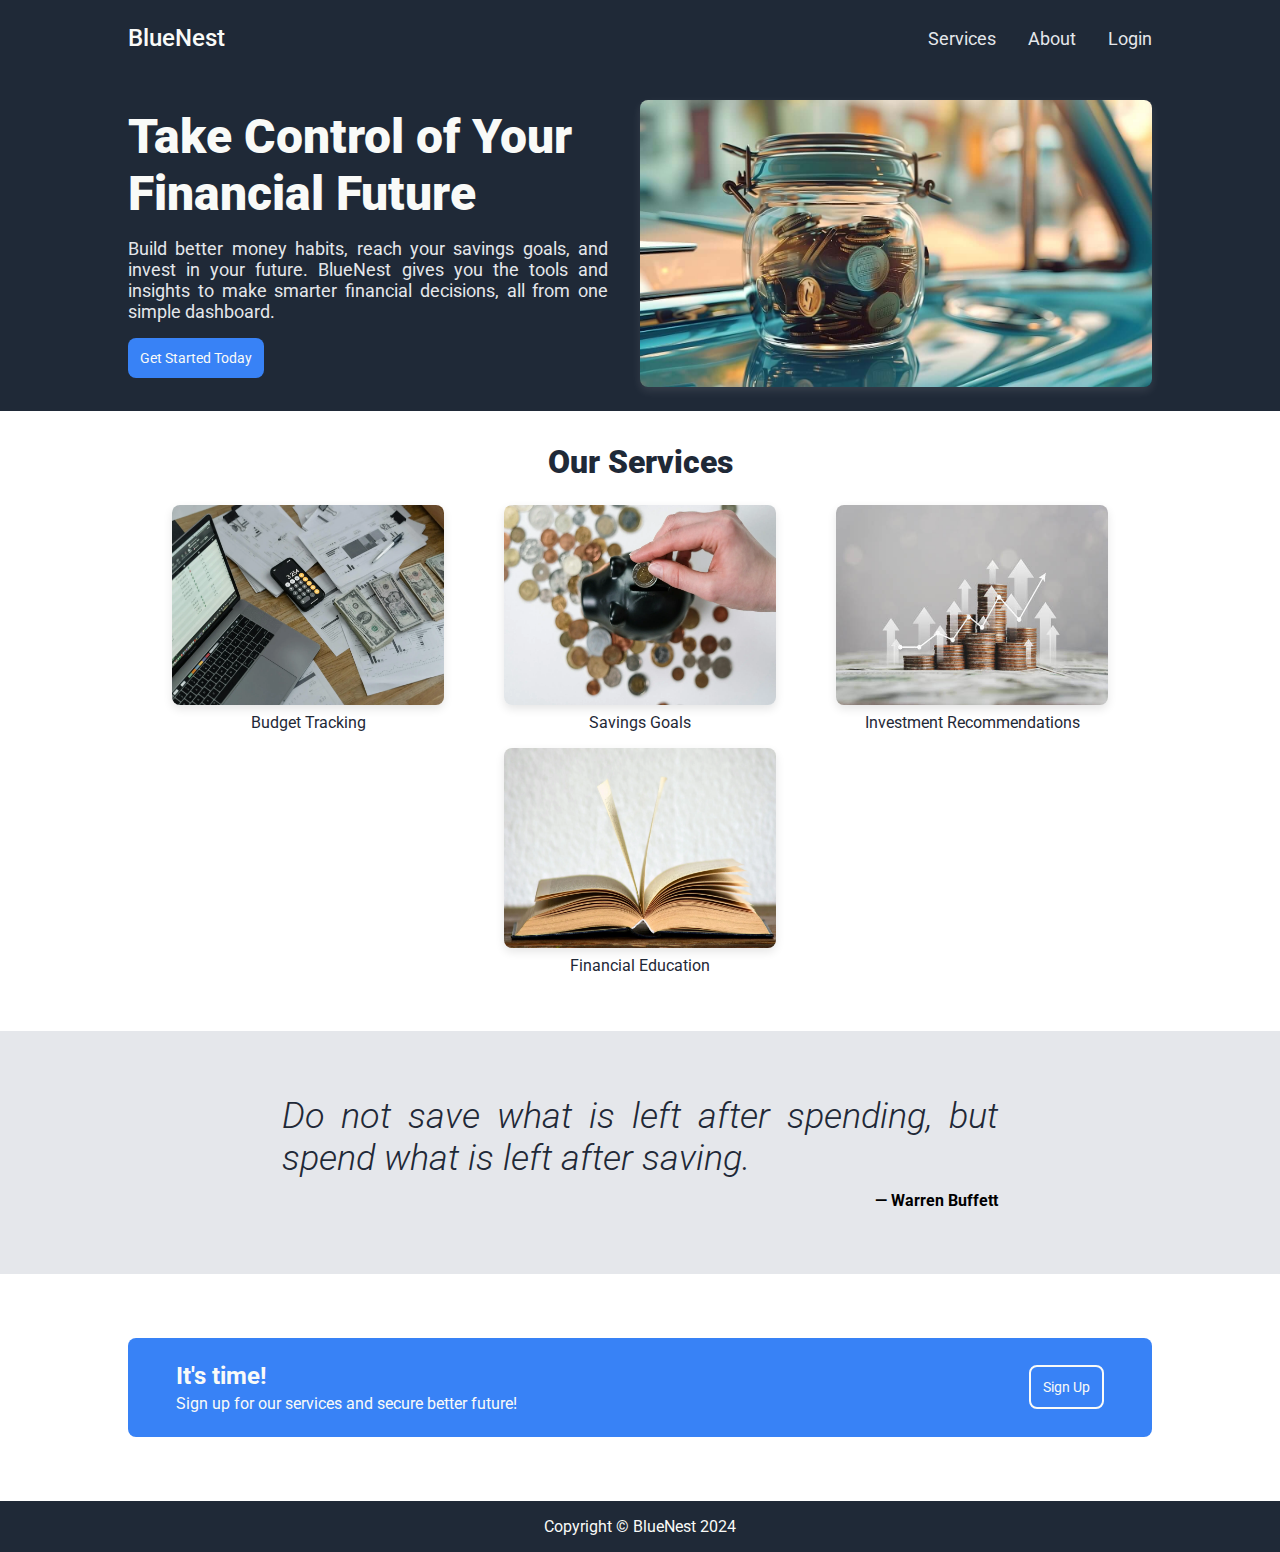
<file: index.html>
<!DOCTYPE html>
<html lang="en">

<head>
  <meta charset="UTF-8">
  <meta name="viewport" content="width=device-width, initial-scale=1.0">
  <link rel="preconnect" href="https://fonts.googleapis.com">
  <link rel="preconnect" href="https://fonts.gstatic.com" crossorigin>
  <link
    href="https://fonts.googleapis.com/css2?family=Roboto:ital,wght@0,100;0,300;0,400;0,500;0,700;0,900;1,100;1,300;1,400;1,500;1,700;1,900&display=swap"
    rel="stylesheet">
  <link rel="stylesheet" href="./styles/main.css">
  <link rel="stylesheet" href="./styles/pages/home.css">
  <link rel="stylesheet" href="./styles/cta.css">
  <link rel="stylesheet" href="./styles/header.css">
  <title>BlueNest</title>
</head>

<body>
  <header>
    <a href="./index.html" class="logo">BlueNest</a>

    <input type="checkbox" id="menu-toggle">
    <label for="menu-toggle" class="menu-icon">
      <div class="first-line"></div>
      <div class="second-line"></div>
      <div class="third-line"></div>
    </label>

    <nav class="main-nav">
      <ul>
        <li><a href="./pages/services.html" class="nav-link">Services</a></li>
        <li><a href="./pages/about.html" class="nav-link">About</a></li>
        <li><a href="./pages/login.html" class="nav-link">Login</a></li>
      </ul>
    </nav>
  </header>

  <main>
    <section class="hero-section">
      <div>
        <h1 class="hero-title">Take Control of Your Financial Future</h1>
        <p class="hero-text">Build better money habits, reach your savings goals, and invest in your future. BlueNest
          gives you the tools and insights to make smarter financial decisions, all from one simple dashboard.</p>
        <a href="./pages/signup.html"><button class="btn-primary">Get Started Today</button></a>
      </div>

      <img src="./images/money-jar.jpg" alt="Money jar" class="hero-image">
    </section>

    <section class="services-section">
      <h2 class="heading-secondary">Our Services</h2>
      <div class="services-list">
        <a href="./pages/services.html#budget-tracking">
          <figure class="service">
            <img src="./images/budget-tracking.webp" alt="Budget tracking" />
            <figcaption>Budget Tracking</figcaption>
          </figure>
        </a>

        <a href="./pages/services.html#savings-goals">
          <figure class="service">
            <img src="./images/savings.webp" alt="Savings" />
            <figcaption>Savings Goals</figcaption>
          </figure>
        </a>

        <a href="./pages/services.html#investment-recommendations">
          <figure class="service">
            <img src="./images/investments.jpg" alt="Investment recommendations" />
            <figcaption>Investment Recommendations</figcaption>
          </figure>
        </a>

        <a href="./pages/services.html#financial-education">
          <figure class="service">
            <img src="./images/financial-education.webp" alt="Financial education" />
            <figcaption>Financial Education</figcaption>
          </figure>
        </a>
      </div>
    </section>

    <section class="quote-section">
      <figure class="quote">
        <blockquote class="quote-text">
          Do not save what is left after spending, but spend what is left after saving.
        </blockquote>
        <figcaption class="quote-author">— Warren Buffett</figcaption>
      </figure>
    </section>

    <section class="cta-section">
      <div class="cta-container">
        <div class="cta-text-container">
          <h2>It's time!</h2>
          <p>Sign up for our services and secure better future!</p>
        </div>

        <a href="./pages/signup.html"><button class="btn-primary cta-button">Sign Up</button></a>
      </div>
    </section>
  </main>

  <footer>
    <p>Copyright &copy; BlueNest 2024</p>
  </footer>
</body>

</html>
</file>
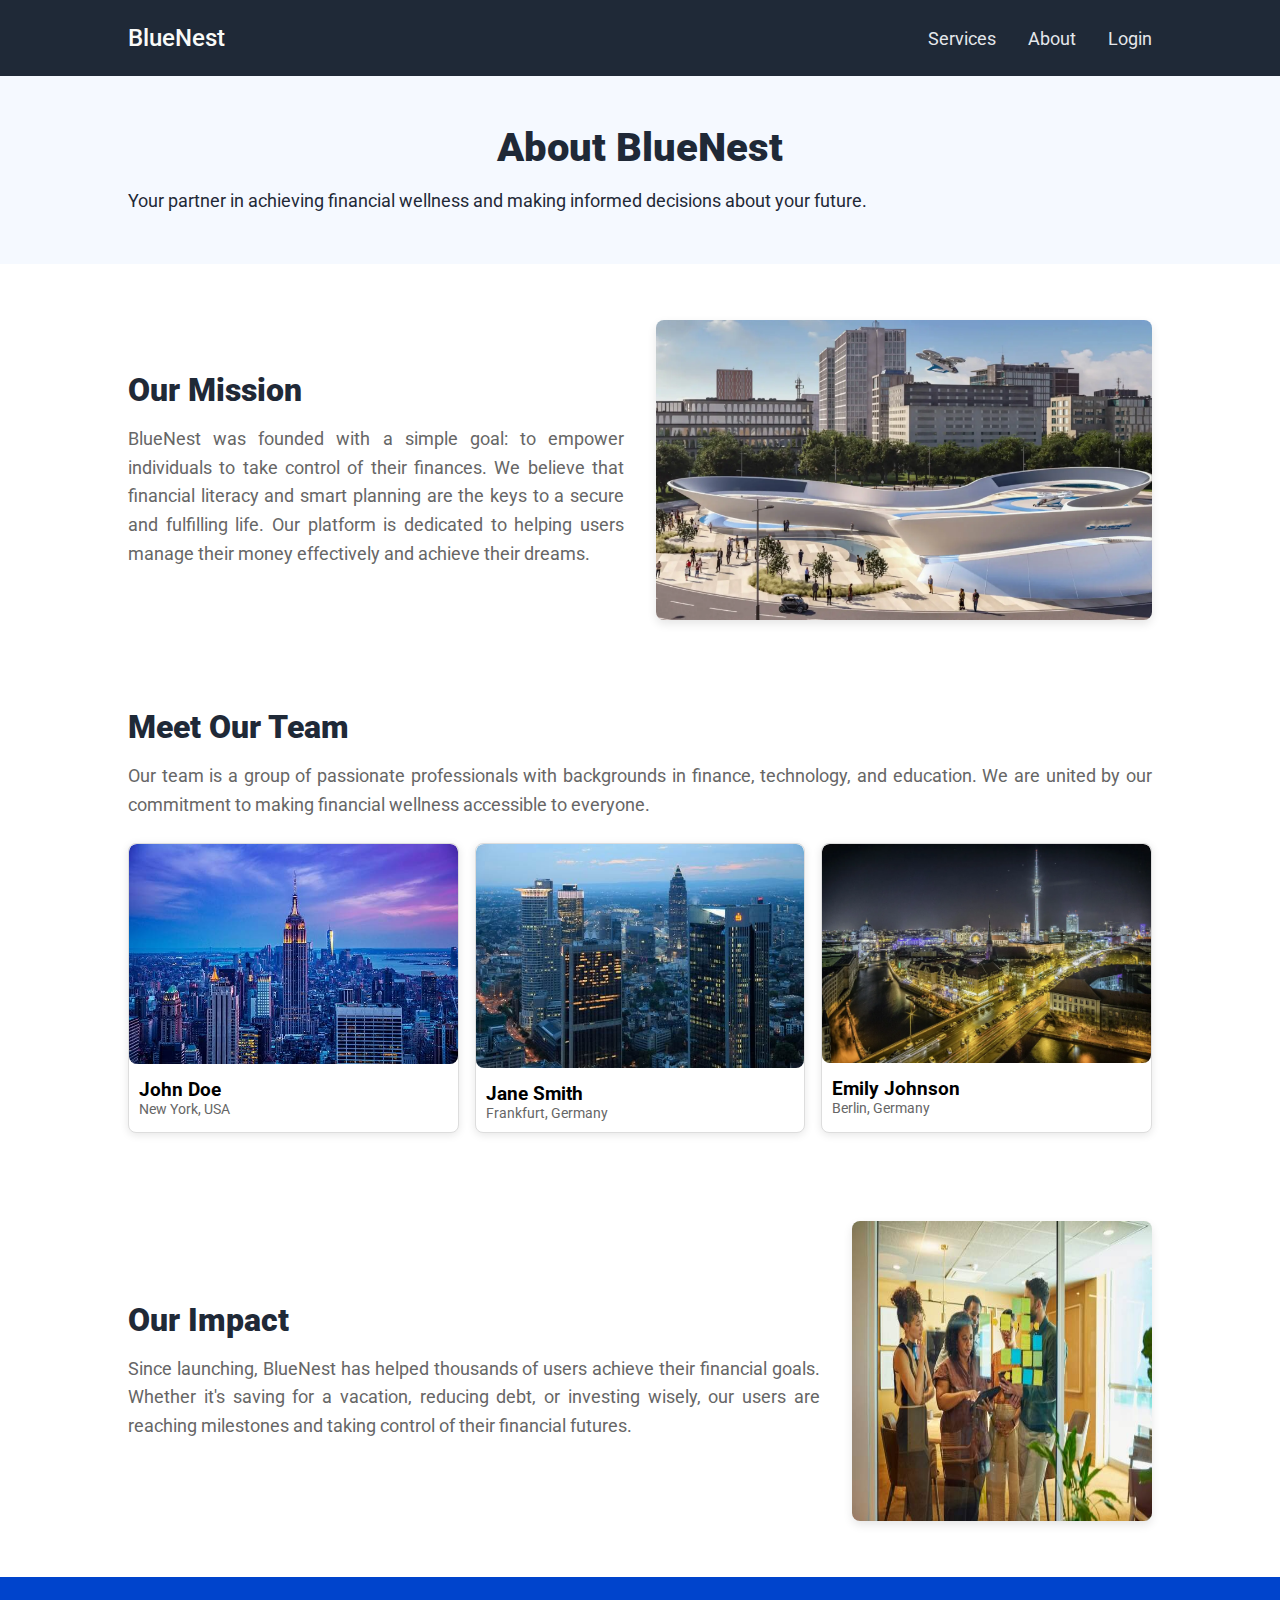
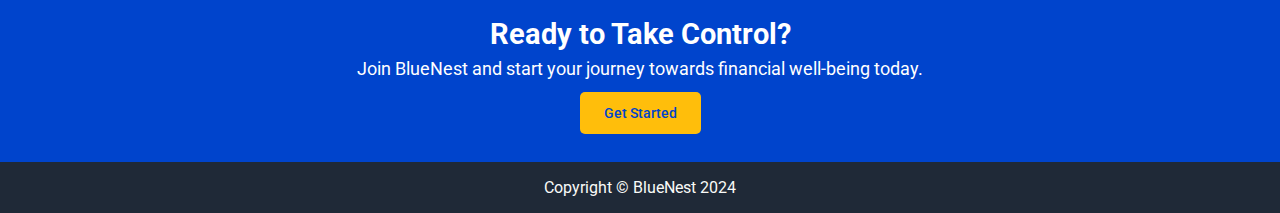
<file: pages/about.html>
<!DOCTYPE html>
<html lang="en">

<head>
  <meta charset="UTF-8">
  <meta name="viewport" content="width=device-width, initial-scale=1.0">
  <link rel="preconnect" href="https://fonts.googleapis.com">
  <link rel="preconnect" href="https://fonts.gstatic.com" crossorigin>
  <link href="https://fonts.googleapis.com/css2?family=Roboto:wght@300;400;500;700&display=swap" rel="stylesheet">
  <link rel="stylesheet" href="../styles/main.css">
  <link rel="stylesheet" href="../styles/pages/about.css">
  <link rel="stylesheet" href="../styles/header.css">
  <title>About Us | BlueNest</title>
</head>

<body>
  <header>
    <a href="../index.html" class="logo">BlueNest</a>

    <input type="checkbox" id="menu-toggle">
    <label for="menu-toggle" class="menu-icon">
      <div class="first-line"></div>
      <div class="second-line"></div>
      <div class="third-line"></div>
    </label>

    <nav class="main-nav">
      <ul>
        <li><a href="./services.html" class="nav-link">Services</a></li>
        <li><a href="./about.html" class="nav-link">About</a></li>
        <li><a href="./login.html" class="nav-link">Login</a></li>
      </ul>
    </nav>
  </header>

  <main>
    <section class="about-hero">
      <h1 class="heading-primary">About BlueNest</h1>
      <p class="p-standard">Your partner in achieving financial wellness and making informed decisions about your
        future.</p>
    </section>

    <section class="about-mission">
      <div class="text-content">
        <h2 class="heading-secondary">Our Mission</h2>
        <p class="p-standard">
          BlueNest was founded with a simple goal: to empower individuals to take control of their finances.
          We
          believe that financial literacy and smart planning are the keys to a secure and fulfilling life. Our
          platform is dedicated to helping users manage their money effectively and achieve their dreams.
        </p>
      </div>
      <img src="../images/mission1.webp" alt="Goal-oriented planning" class="mission-image">
    </section>

    <section class="about-team">
      <h2 class="heading-secondary">Meet Our Team</h2>
      <p class="p-standard">
        Our team is a group of passionate professionals with backgrounds in finance, technology, and education.
        We are united by our commitment to making financial wellness accessible to everyone.
      </p>
      <div class="team-gallery">
        <div class="team-card">
          <img src="../images/new-york.jpg" alt="Team member 1" class="team-photo">
          <div class="team-info">
            <h3>John Doe</h3>
            <p>New York, USA</p>
          </div>
        </div>
        <div class="team-card">
          <img src="../images/frankfurt.jpg" alt="Team member 2" class="team-photo">
          <div class="team-info">
            <h3>Jane Smith</h3>
            <p>Frankfurt, Germany</p>
          </div>
        </div>
        <div class="team-card">
          <img src="../images/berlin.webp" alt="Team member 3" class="team-photo">
          <div class="team-info">
            <h3>Emily Johnson</h3>
            <p>Berlin, Germany</p>
          </div>
        </div>
      </div>
    </section>

    <section class="about-impact">
      <div class="impact-content">
        <h2 class="heading-secondary">Our Impact</h2>
        <p class="p-standard">
          Since launching, BlueNest has helped thousands of users achieve their financial goals. Whether it's
          saving for a vacation, reducing debt, or investing wisely, our users are reaching milestones and
          taking
          control of their financial futures.
        </p>
      </div>
      <img src="../images/impact.jpg" alt="Positive impact" class="impact-image">
    </section>

    <section class="about-cta">
      <h2>Ready to Take Control?</h2>
      <p>Join BlueNest and start your journey towards financial well-being today.</p>
      <a href="../pages/login.html" class="btn-primary">Get Started</a>
    </section>
  </main>

  <footer>
    <p>Copyright &copy; BlueNest 2024</p>
  </footer>
</body>

</html>
</file>
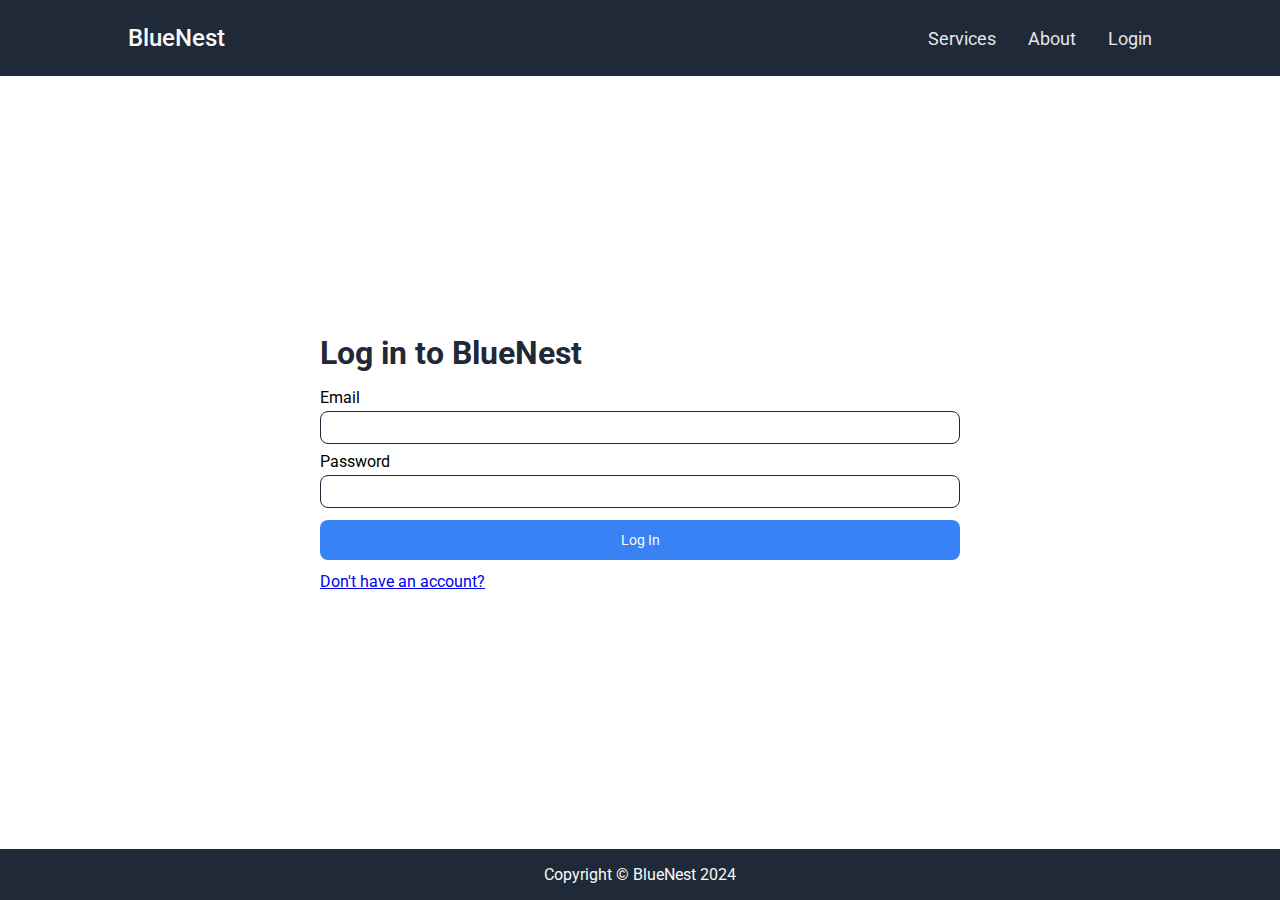
<file: pages/login.html>
<!DOCTYPE html>
<html lang="en">

<head>
  <meta charset="UTF-8">
  <meta name="viewport" content="width=device-width, initial-scale=1.0">
  <link rel="preconnect" href="https://fonts.googleapis.com">
  <link rel="preconnect" href="https://fonts.gstatic.com" crossorigin>
  <link
    href="https://fonts.googleapis.com/css2?family=Roboto:ital,wght@0,100;0,300;0,400;0,500;0,700;0,900;1,100;1,300;1,400;1,500;1,700;1,900&display=swap"
    rel="stylesheet">
  <link rel="stylesheet" href="../styles/main.css">
  <link rel="stylesheet" href="../styles/auth.css">
  <link rel="stylesheet" href="../styles/header.css">
  <title>Login | BlueNest</title>
</head>

<body>
  <header>
    <a href="./index.html" class="logo">BlueNest</a>

    <input type="checkbox" id="menu-toggle">
    <label for="menu-toggle" class="menu-icon">
      <div class="first-line"></div>
      <div class="second-line"></div>
      <div class="third-line"></div>
    </label>

    <nav class="main-nav">
      <ul>
        <li><a href="./pages/services.html" class="nav-link">Services</a></li>
        <li><a href="./pages/about.html" class="nav-link">About</a></li>
        <li><a href="./pages/login.html" class="nav-link">Login</a></li>
      </ul>
    </nav>
  </header>

  <main class="auth-container">
    <h1 class="auth-title">Log in to BlueNest</h1>

    <form class="auth-form">
      <label for="email" class="auth-label">Email</label>
      <input id="email" name="email" type="email" class="auth-input">

      <label for="password" class="auth-label">Password</label>
      <input id="password" name="password" type="password" class="auth-input">

      <a href="../index.html"><button type="button" class="btn-primary auth-button">Log In</button></a>
    </form>

    <div class="auth-link-container">
      <a href="./signup.html" class="auth-link">Don't have an account?</a>
    </div>
  </main>

  <footer>
    <p>Copyright &copy; BlueNest 2024</p>
  </footer>
</body>

</html>
</file>
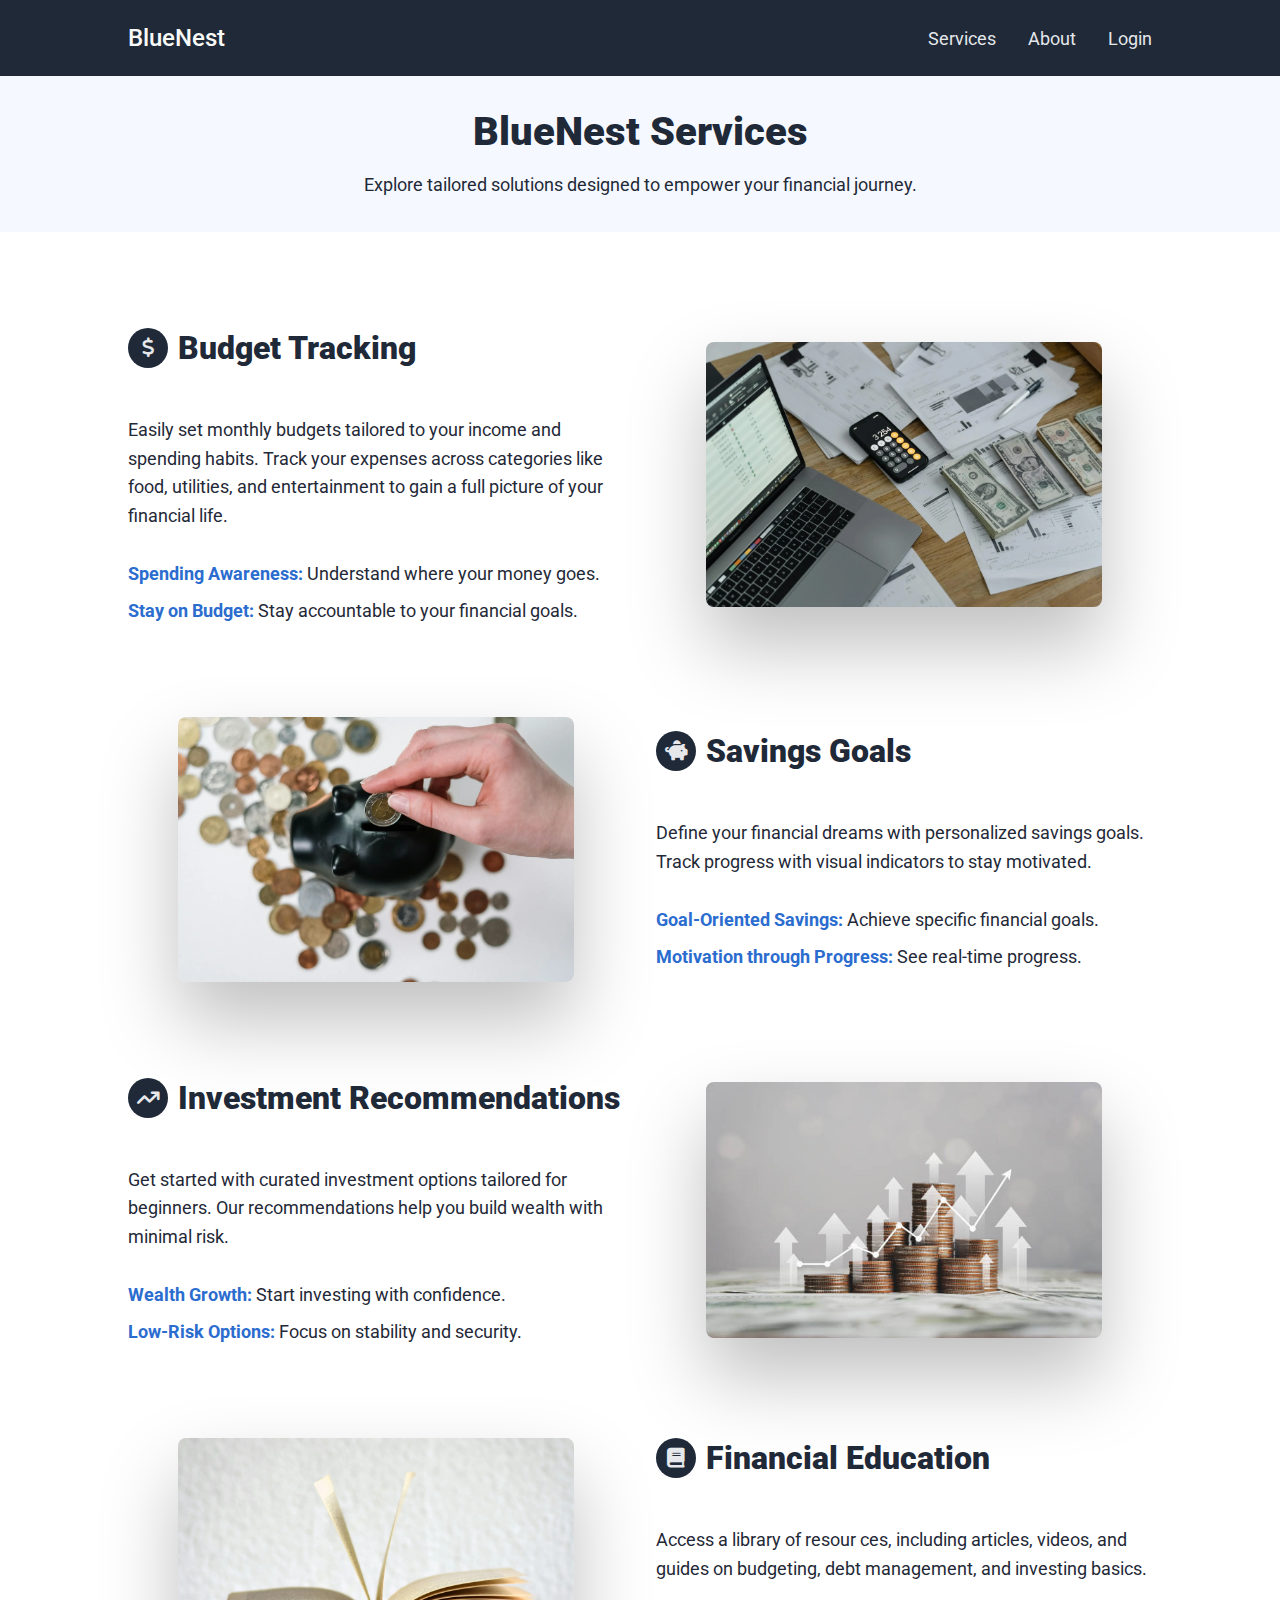
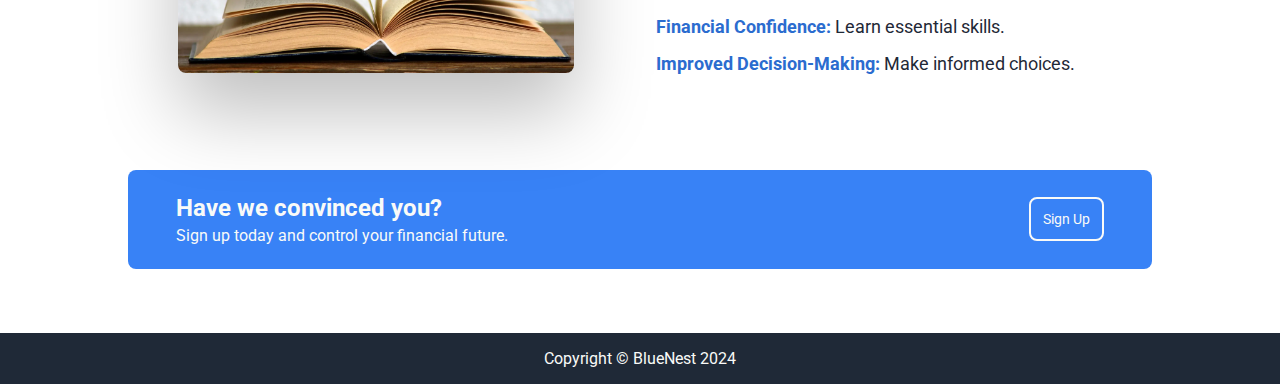
<file: pages/services.html>
<!DOCTYPE html>
<html lang="en">

<head>
  <meta charset="UTF-8">
  <meta name="viewport" content="width=device-width, initial-scale=1.0">
  <link rel="preconnect" href="https://fonts.googleapis.com">
  <link rel="preconnect" href="https://fonts.gstatic.com" crossorigin>
  <link
    href="https://fonts.googleapis.com/css2?family=Roboto:ital,wght@0,100;0,300;0,400;0,500;0,700;0,900;1,100;1,300;1,400;1,500;1,700;1,900&display=swap"
    rel="stylesheet">
  <link rel="stylesheet" href="https://cdnjs.cloudflare.com/ajax/libs/font-awesome/6.0.0-beta3/css/all.min.css">
  <link rel="stylesheet" href="../styles/main.css">
  <link rel="stylesheet" href="../styles/pages/services.css">
  <link rel="stylesheet" href="../styles/cta.css">
  <link rel="stylesheet" href="../styles/header.css">
  <title>Our Services | BlueNest</title>
</head>

<body>
  <header>
    <a href="../index.html" class="logo">BlueNest</a>

    <input type="checkbox" id="menu-toggle">
    <label for="menu-toggle" class="menu-icon">
      <div class="first-line"></div>
      <div class="second-line"></div>
      <div class="third-line"></div>
    </label>

    <nav class="main-nav">
      <ul>
        <li><a href="./services.html" class="nav-link">Services</a></li>
        <li><a href="./about.html" class="nav-link">About</a></li>
        <li><a href="./login.html" class="nav-link">Login</a></li>
      </ul>
    </nav>
  </header>

  <main>
    <section class="services-hero">
      <h1 class="heading-primary">BlueNest Services</h1>
      <p class="p-standard">Explore tailored solutions designed to empower your financial journey.</p>
    </section>

    <section class="services-section">
      <article class="service" id="budget-tracking">
        <div class="service-content">
          <h2 class="service-header heading-secondary">
            <i class="fa-solid fa-dollar-sign"></i> Budget Tracking
          </h2>
          <p class="service-description p-standard">
            Easily set monthly budgets tailored to your income and spending habits. Track your expenses
            across categories like food, utilities, and entertainment to gain a full picture of your
            financial life.
          </p>
          <ul class="service-benefits">
            <li><strong>Spending Awareness:</strong> Understand where your money goes.</li>
            <li><strong>Stay on Budget:</strong> Stay accountable to your financial goals.</li>
          </ul>
        </div>
        <div class="service-img-container">
          <img src="../images/budget-tracking.webp" alt="Budget tracking">
        </div>
      </article>

      <article class="service" id="savings-goals">
        <div class="service-img-container">
          <img src="../images/savings.webp" alt="Savings Goals">
        </div>
        <div class="service-content">
          <h2 class="service-header heading-secondary">
            <i class="fa-solid fa-piggy-bank"></i> Savings Goals
          </h2>
          <p class="service-description p-standard">
            Define your financial dreams with personalized savings goals. Track progress with visual
            indicators to stay motivated.
          </p>
          <ul class="service-benefits">
            <li><strong>Goal-Oriented Savings:</strong> Achieve specific financial goals.</li>
            <li><strong>Motivation through Progress:</strong> See real-time progress.</li>
          </ul>
        </div>
      </article>

      <article class="service" id="investment-recommendations">
        <div class="service-content">
          <h2 class="service-header heading-secondary">
            <i class="fa-solid fa-arrow-trend-up"></i> Investment Recommendations
          </h2>
          <p class="service-description p-standard">
            Get started with curated investment options tailored for beginners. Our recommendations help you
            build wealth with minimal risk.
          </p>
          <ul class="service-benefits">
            <li><strong>Wealth Growth:</strong> Start investing with confidence.</li>
            <li><strong>Low-Risk Options:</strong> Focus on stability and security.</li>
          </ul>
        </div>
        <div class="service-img-container">
          <img src="../images/investments.jpg" alt="Investment Recommendations">
        </div>
      </article>

      <article class="service" id="financial-education">
        <div class="service-img-container">
          <img src="../images/financial-education.webp" alt="Financial Education">
        </div>
        <div class="service-content">
          <h2 class="service-header heading-secondary">
            <i class="fa-solid fa-book"></i> Financial Education
          </h2>
          <p class="service-description p-standard">
            Access a library of resour ces, including articles, videos, and guides on budgeting, debt
            management, and investing basics.
          </p>
          <ul class="service-benefits">
            <li><strong>Financial Confidence:</strong> Learn essential skills.</li>
            <li><strong>Improved Decision-Making:</strong> Make informed choices.</li>
          </ul>
        </div>
      </article>
    </section>

    <section class="cta-section">
      <div class="cta-container">
        <div class="cta-text-container">
          <h2>Have we convinced you?</h2>
          <p>Sign up today and control your financial future.</p>
        </div>

        <a href="./signup.html"><button class="btn-primary cta-button">Sign Up</button></a>
      </div>
    </section>
  </main>

  <footer>
    <p>Copyright &copy; BlueNest 2024</p>
  </footer>
</body>

</html>
</file>
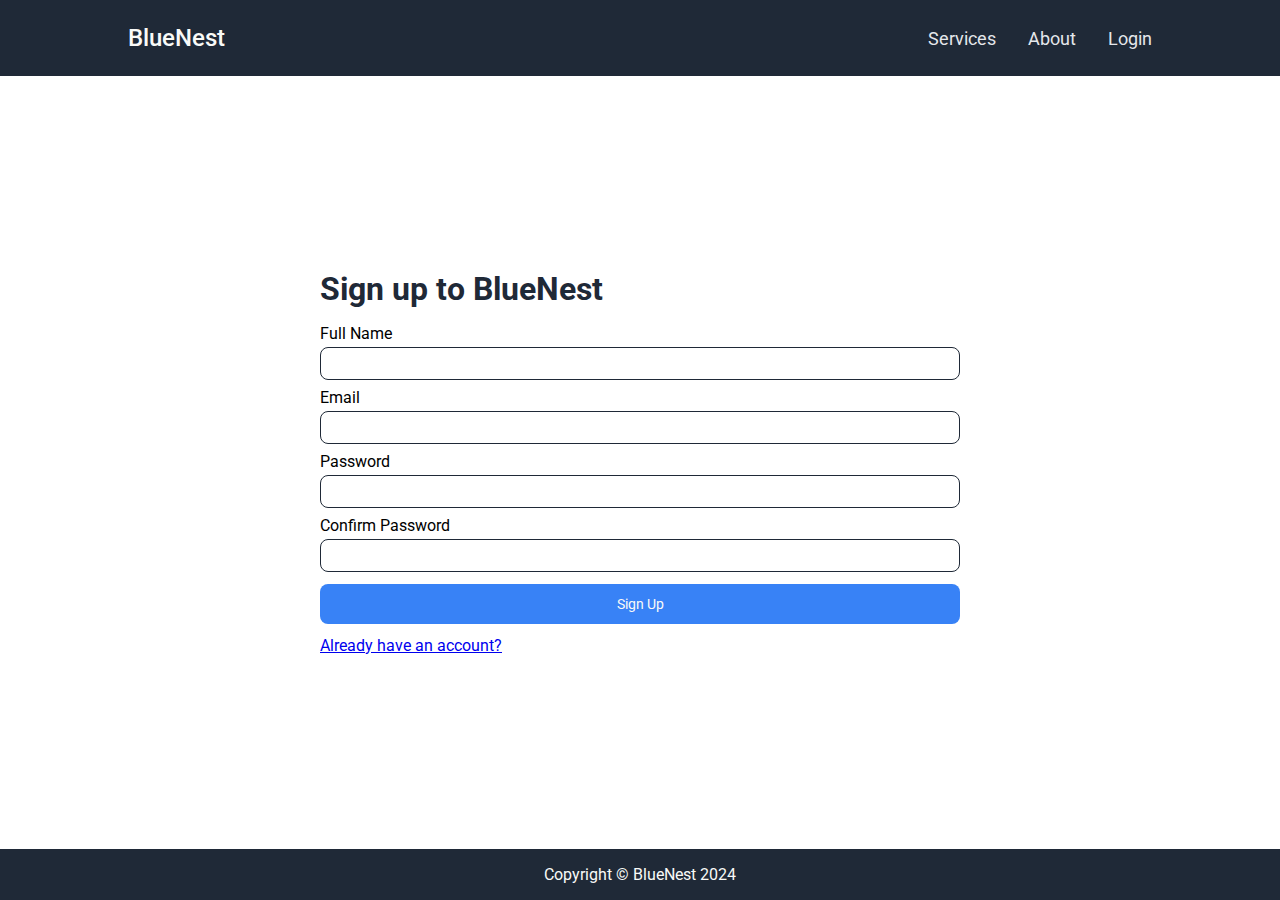
<file: pages/signup.html>
<!DOCTYPE html>
<html lang="en">

<head>
  <meta charset="UTF-8">
  <meta name="viewport" content="width=device-width, initial-scale=1.0">
  <link rel="preconnect" href="https://fonts.googleapis.com">
  <link rel="preconnect" href="https://fonts.gstatic.com" crossorigin>
  <link
    href="https://fonts.googleapis.com/css2?family=Roboto:ital,wght@0,100;0,300;0,400;0,500;0,700;0,900;1,100;1,300;1,400;1,500;1,700;1,900&display=swap"
    rel="stylesheet">
  <link rel="stylesheet" href="../styles/main.css">
  <link rel="stylesheet" href="../styles/auth.css">
  <link rel="stylesheet" href="../styles/header.css">
  <title>Signup | BlueNest</title>
</head>

<body>
  <header>
    <a href="./index.html" class="logo">BlueNest</a>

    <input type="checkbox" id="menu-toggle">
    <label for="menu-toggle" class="menu-icon">
      <div class="first-line"></div>
      <div class="second-line"></div>
      <div class="third-line"></div>
    </label>

    <nav class="main-nav">
      <ul>
        <li><a href="./pages/services.html" class="nav-link">Services</a></li>
        <li><a href="./pages/about.html" class="nav-link">About</a></li>
        <li><a href="./pages/login.html" class="nav-link">Login</a></li>
      </ul>
    </nav>
  </header>

  <main class="auth-container">
    <h1 class="auth-title">Sign up to BlueNest</h1>

    <form class="auth-form">
      <label for="name" class="auth-label">Full Name</label>
      <input id="name" name="name" type="text" class="auth-input">

      <label for="email" class="auth-label">Email</label>
      <input id="email" name="email" type="email" class="auth-input">

      <label for="password" class="auth-label">Password</label>
      <input id="password" name="password" type="password" class="auth-input">

      <label for="confirm-password" class="auth-label">Confirm Password</label>
      <input id="confirm-password" name="confirm-password" type="password" class="auth-input">

      <a href="../index.html"><button type="button" class="btn-primary auth-button">Sign Up</button></a>
    </form>

    <div class="auth-link-container">
      <a href="./login.html" class="auth-link">Already have an account?</a>
    </div>
  </main>

  <footer>
    <p>Copyright &copy; BlueNest 2024</p>
  </footer>
</body>

</html>
</file>
<file: styles/main.css>
* {
  padding: 0;
  margin: 0;
  box-sizing: border-box;
}

html {
  scroll-behavior: smooth;
  font-size: 16px;
}

body {
  font-family: "Roboto", sans-serif;
  font-weight: 400;
  font-style: normal;
}

.logo {
  display: block;
  font-size: 1.5rem;
  color: #f9faf8;
  text-decoration: none;
  font-weight: 500;
}

footer {
  background-color: #1f2937;
  text-align: center;
}

footer p {
  color: #f9faf8;
  padding: 1rem;
}

.btn-primary {
  cursor: pointer;
  padding: 0.75rem;
  border-radius: 0.5rem;
  border: none;
  color: #f9faf8;
  background-color: #3882f6;
  font-family: "Roboto", sans-serif;
  font-weight: 400;
  font-style: normal;
  font-size: 0.875rem;
}

.btn-primary:hover {
  background-color: #2b6ccf;
}

.heading-primary,
.heading-secondary {
  color: #1f2937;
  font-weight: 900;
  margin-bottom: 1rem;
}

.heading-primary {
  font-size: 2.5rem;
}

.heading-secondary {
  font-size: 2rem;
}

.p-standard {
  font-size: 1.125rem;
  color: #1f2937;
  line-height: 1.6;
}
</file>
<file: styles/pages/home.css>
.hero-section {
  display: flex;
  justify-content: space-between;
  align-items: center;
  padding: 1.5rem 10%;
  background-color: #1f2937;
  gap: 2rem;
}

.hero-section>div,
.hero-section>img {
  flex: 1;
  max-width: 50%;
}

.hero-title {
  font-size: 3rem;
  font-weight: 900;
  color: #f9faf8;
}

.hero-text {
  margin: 1rem 0;
  font-size: 1.125rem;
  color: #e5e7eb;
  text-align: justify;
}

.hero-image {
  max-height: 400px;
  height: auto;
  width: auto;
  border-radius: 8px;
  box-shadow: 0px 4px 10px rgba(255, 255, 255, 0.1);
}

.services-section {
  padding: 2rem 10%;
}

.services-section h2 {
  text-align: center;
}

.services-list {
  display: flex;
  flex-wrap: wrap;
  justify-content: space-evenly;
  align-items: center;
  gap: 1rem;
  margin: 1.5rem 0;
}

.services-list>a {
  text-decoration: none;
}

.service img {
  width: 272px;
  height: 200px;
  border-radius: 8px;
  box-shadow: 0px 4px 10px rgba(0, 0, 0, 0.1);
}

.service figcaption {
  text-align: center;
  color: #1f2937;
  margin-top: 0.25rem;
}

.quote-section {
  display: flex;
  justify-content: center;
  align-items: center;
  background-color: #e5e7eb;
  padding: 4rem 10%;
}

.quote {
  display: flex;
  flex-direction: column;
  justify-content: center;
  align-items: center;
  width: 70%;
}

.quote-text {
  color: #1f2937;
  font-style: italic;
  font-size: 2.25rem;
  font-weight: 300;
  text-align: justify;
}

.quote-author {
  font-weight: 700;
  margin-top: 0.75rem;
  align-self: flex-end;
}

@media (max-width: 1024px) {
  .hero-image {
    display: none;
  }

  .hero-section>div {
    max-width: 100%;
  }
}

@media (max-width: 768px) {
  .hero-section {
    flex-direction: column;
  }

  .hero-section,
  .services-section,
  .quote-sectio {
    padding-left: 1rem;
    padding-right: 1rem;
  }

  .quote {
    width: 100%;
  }
}

@media (max-width: 600px) {
  .services-list {
    flex-direction: column;
  }

  .service img {
    width: 100%;
    height: auto;
  }
}
</file>
<file: styles/cta.css>
.cta-section {
  padding: 4rem 10%;
}

.cta-container {
  background-color: #3882f6;
  border-radius: 8px;
  padding: 1.5rem 3rem;
  display: flex;
  justify-content: space-between;
  align-items: center;
}

.cta-text-container h2 {
  color: #f9faf8;

}

.cta-text-container p {
  margin-top: 0.25rem;
  color: #f9faf8;
}

.cta-button {
  border: 2px solid #f9faf8;
}

@media (max-width: 768px) {
  .cta-section {
    padding-left: 1rem;
    padding-right: 1rem;
  }

  .cta-container {
    flex-direction: column;
    justify-content: center;
    align-items: flex-start;
    padding: 1.5rem;
  }

  .cta-button {
    margin-top: 0.75rem;
  }
}
</file>
<file: styles/header.css>
header {
  display: flex;
  position: relative;
  background-color: #1f2937;
  justify-content: space-between;
  align-items: center;
  padding: 1.5rem 10%;
}

.menu-icon {
  cursor: pointer;
  height: 24px;
  width: 30px;
  flex-direction: column;
  justify-content: center;
  align-items: center;
  display: none;
}

.menu-icon div {
  border-radius: 10px;
  background-color: #f9faf8;
  height: 4px;
  width: 100%;
  margin: 3px 0;
  transition:
    transform 0.5s ease-in-out,
    opacity 0.5s ease-in-out;
}

#menu-toggle {
  display: none;
}

#menu-toggle:checked+.menu-icon .first-line {
  transform: translateY(8px) rotate(45deg);
}

#menu-toggle:checked+.menu-icon .second-line {
  opacity: 0;
}

#menu-toggle:checked+.menu-icon .third-line {
  transform: translateY(-8px) rotate(-45deg);
}

.main-nav ul {
  list-style-type: none;
  display: flex;
  gap: 2rem;
}

.nav-link {
  font-size: 1.125rem;
  color: #e5e7eb;
  text-decoration: none;
}

@media (max-width: 768px) {
  header {
    padding: 1.25rem 1rem;
  }

  .menu-icon {
    display: flex;
  }

  .main-nav {
    opacity: 0;
    visibility: hidden;
    position: absolute;
    top: 100%;
    left: 0;
    right: 0;
    padding-left: 1rem;
    padding-right: 1rem;
    background-color: #1f2937;
    z-index: 10;
  }

  .main-nav ul {
    flex-direction: column;
    gap: 1rem;
    padding-bottom: 20px;
  }

  #menu-toggle:checked~.main-nav {
    opacity: 1;
    visibility: visible;
    transition: opacity 0.5s ease-in-out;
  }
}
</file>
<file: styles/pages/about.css>
.about-impact {
  display: flex;
  align-items: center;
  gap: 2rem;
  padding: 2rem;
}

.p-standard {
  text-align: justify;
}

.impact-image {
  width: 300px;
  height: 300px;
  border-radius: 8px;
  box-shadow: 0px 4px 10px rgba(0, 0, 0, 0.1);
}

.about-hero {
  background: #f5f9ff;
  text-align: center;
  padding: 3rem 10%;
}

.about-mission {
  display: flex;
  align-items: center;
  justify-content: space-between;
  gap: 2rem;
  padding: 2rem 10%;
}

.about-mission>.text-content,
.about-mission>.mission-image {
  flex: 1;
  max-width: 50%;
}

.mission-image {
  width: auto;
  height: auto;
  max-height: 300px;
  border-radius: 8px;
  box-shadow: 0px 4px 10px rgba(0, 0, 0, 0.1);
}

.about-mission img,
.about-story img,
.about-values img,
.about-impact img {
  display: block;
  margin: 1.5rem auto;
  border-radius: 8px;
}

.about-team,
.about-impact {
  padding: 2rem 10%;
}

.about-mission p,
.about-story p,
.about-values p,
.about-team p,
.about-impact p {
  color: #666;
}

.about-values li {
  margin-bottom: 1rem;
}

.about-values li strong {
  color: #0044cc;
}

.about-team .team-gallery {
  display: flex;
  justify-content: center;
  gap: 1rem;
  margin-top: 1.5rem;
}

.team-photo {
  width: 100px;
  height: 100px;
  border-radius: 8px;
  object-fit: cover;
}

.about-cta {
  background: #0044cc;
  color: #fff;
  text-align: center;
  padding: 2.5rem 1.5rem;
}

.about-cta h2 {
  font-size: 1.8rem;
  margin-bottom: 0.5rem;
}

.about-cta p {
  font-size: 1.1rem;
  margin-bottom: 1.5rem;
}

.btn-primary {
  background: #ffbe0b;
  color: #0044cc;
  padding: 0.8rem 1.5rem;
  border: none;
  border-radius: 5px;
  text-decoration: none;
  font-weight: 500;
}

.btn-primary:hover {
  background: #ffd65b;
}

.team-card {
  background-color: #fff;
  border: 1px solid #ddd;
  border-radius: 8px;
  overflow: hidden;
  width: 400px;
  box-shadow: 0 2px 8px rgba(0, 0, 0, 0.1);
}

.team-photo {
  width: 100%;
  height: auto;

}

.team-info {
  padding: 10px;
}

.team-info h3 {
  margin: 0;
  font-size: 1.2em;
}

.team-info p {
  margin: 0;
  color: #666;
  font-size: 0.9em;
}

@media (max-width: 768px) {

  .about-hero,
  .about-team,
  .about-impact,
  .about-mission {
    padding: 2rem 16px;
  }

  .about-mission>.text-content,
  .about-mission>.mission-image {
    max-width: 100%;
  }

  .about-mission {
    flex-direction: column;
    align-items: center;
    text-align: center;
  }

  .about-mission img {
    margin: 1rem 0;
    width: 100%;
    max-width: none;
  }

  .about-impact {
    flex-direction: column;
    align-items: center;
  }

  .about-team .team-gallery {
    flex-direction: column;
    align-items: center;
  }

  .team-card {
    width: 100%;
    max-width: 400px;
    margin-bottom: 1.5rem;
  }

  .team-photo {
    height: auto;
  }
}
</file>
<file: styles/auth.css>
body {
  display: flex;
  flex-direction: column;
  height: 100vh;
}

.auth-container {
  margin: auto;
  justify-self: center;
  align-self: center;
  width: 50%;
  text-align: center;
}

.auth-title {
  text-align: left;
  margin-bottom: 1rem;
  color: #1f2937;
}

.auth-form {
  display: flex;
  flex-direction: column;
}

.auth-label {
  text-align: left;
  margin-bottom: 0.25rem;
}

.auth-input {
  border-radius: 8px;
  border: 1px solid #1f2937;
  padding: 0.5rem;
  margin-bottom: 0.5rem;
}

.auth-button {
  margin-top: 0.25rem;
  width: 100%;
}

.auth-link-container {
  text-align: left;
  margin-top: 0.75rem;
}

@media (max-width: 1024px) {
  .auth-container {
    width: 100%;
    padding: 0 10%;
  }
}

@media (max-width: 768px) {
  .auth-container {
    width: 100%;
    padding: 0 1rem;
  }
}
</file>
<file: styles/pages/services.css>
.services-hero {
  background: #f5f9ff;
  text-align: center;
  padding: 2rem 10%;
  margin-bottom: 4rem;
}

.services-section {
  padding: 2rem 10%;
}

.services-section .service:not(:last-child) {
  padding-bottom: 6rem;
}

.service {
  display: flex;
  gap: 2rem;
}

.service>div {
  flex: 1;
}

.service-content {
  display: flex;
  flex-direction: column;
  justify-content: center;
  gap: 2rem;
}

.service-content>* {
  flex: 0;
}

.service-img-container {
  display: flex;
  align-items: center;
  justify-content: center;
}

.service-img-container img {
  width: 80%;
  border-radius: 8px;
  box-shadow: 0 2.4rem 4.8rem rgba(0, 0, 0, 0.25);
}

.service-header {
  display: inline-flex;
  align-items: center;
  gap: 0.625rem;
  color: #1F2937;
}

.service-header i {
  background-color: #1F2937;
  color: #e5e7eb;
  width: 2.5rem;
  height: 2.5rem;
  display: inline-flex;
  align-items: center;
  justify-content: center;
  border-radius: 50%;
  font-size: 1.25rem;
}

.service-benefits {
  list-style-type: none;
  font-size: 1.125rem;
  color: #1F2937;
}

.service-benefits strong {
  color: #2b6ccf;
}

.service-benefits *:not(:last-child) {
  padding-bottom: 1rem;
}

@media (max-width: 768px) {
  .service {
    flex-direction: column;
  }

  .services-hero,
  .services-section {
    padding: 1.5rem 1rem;
  }

  .services-section .service:nth-child(2),
  .services-section .service:nth-child(4) {
    flex-direction: column-reverse;
  }
}
</file>
